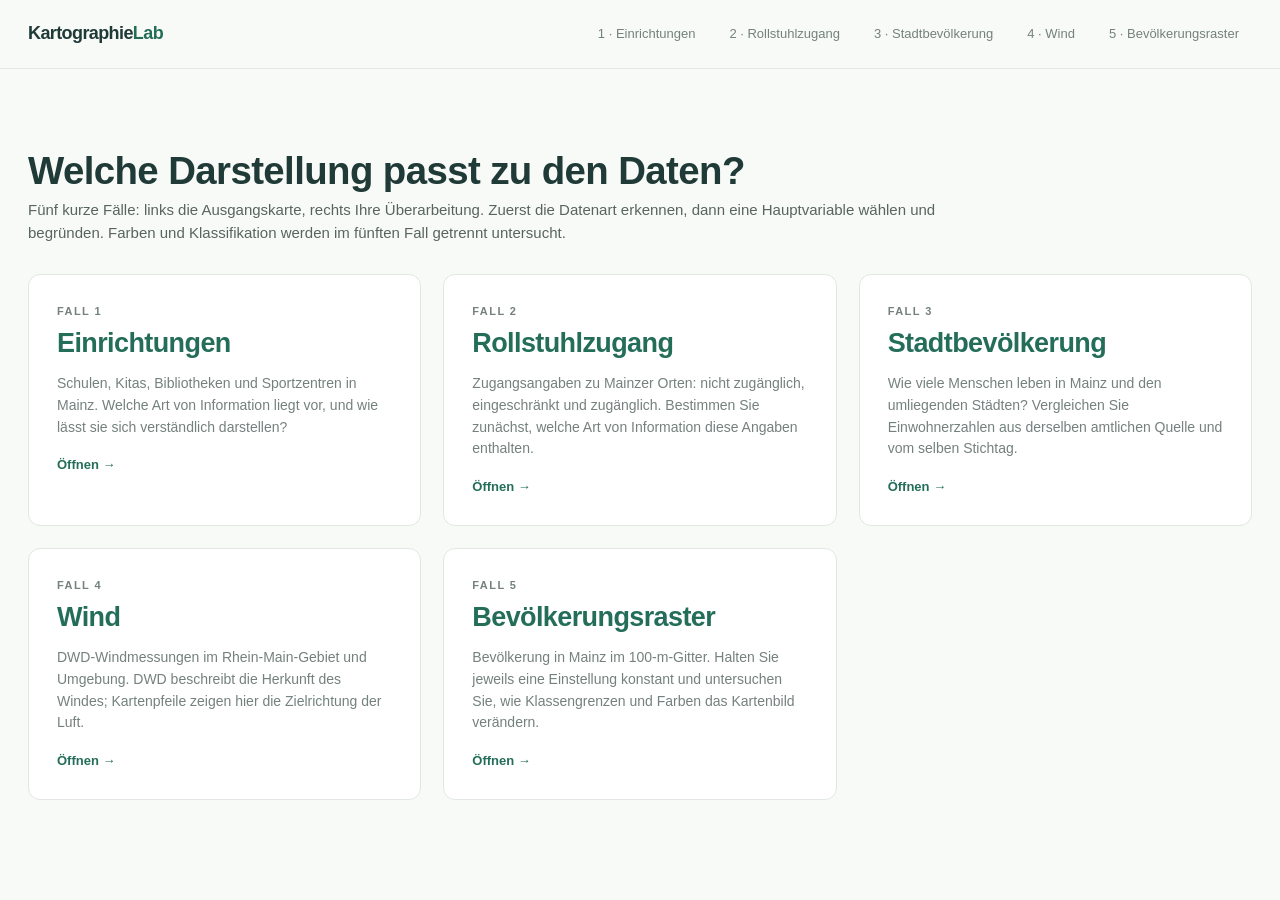
<file: docs/index.html>
<!doctype html><html lang="de"><head><meta charset="utf-8"><meta name="viewport" content="width=device-width,initial-scale=1"><title>Digitale Kartographie · Übungen</title><link rel="stylesheet" href="assets/style.css?v=14"></head><body><header class="topbar"><nav class="nav" aria-label="Hauptnavigation"><a class="brand" href="index.html">Kartographie<span>Lab</span></a><div class="navlinks"><a href="bertin.html">1 · Einrichtungen</a><a href="ordinal.html">2 · Rollstuhlzugang</a><a href="quantitativ.html">3 · Stadtbevölkerung</a><a href="richtung.html">4 · Wind</a><a href="farben.html">5 · Bevölkerungsraster</a></div></nav></header><main class="landing"><section class="hero"><h1>Welche Darstellung passt zu den Daten?</h1><p>Fünf kurze Fälle: links die Ausgangskarte, rechts Ihre Überarbeitung. Zuerst die Datenart erkennen, dann eine Hauptvariable wählen und begründen. Farben und Klassifikation werden im fünften Fall getrennt untersucht.</p></section><div class="link-cards"><a class="link-card" href="bertin.html"><div class="eyebrow">Fall 1</div><h2>Einrichtungen</h2><p>Schulen, Kitas, Bibliotheken und Sportzentren in Mainz. Welche Art von Information liegt vor, und wie lässt sie sich verständlich darstellen?</p><span>Öffnen →</span></a><a class="link-card" href="ordinal.html"><div class="eyebrow">Fall 2</div><h2>Rollstuhlzugang</h2><p>Zugangsangaben zu Mainzer Orten: nicht zugänglich, eingeschränkt und zugänglich. Bestimmen Sie zunächst, welche Art von Information diese Angaben enthalten.</p><span>Öffnen →</span></a><a class="link-card" href="quantitativ.html"><div class="eyebrow">Fall 3</div><h2>Stadtbevölkerung</h2><p>Wie viele Menschen leben in Mainz und den umliegenden Städten? Vergleichen Sie Einwohnerzahlen aus derselben amtlichen Quelle und vom selben Stichtag.</p><span>Öffnen →</span></a><a class="link-card" href="richtung.html"><div class="eyebrow">Fall 4</div><h2>Wind</h2><p>DWD-Windmessungen im Rhein-Main-Gebiet und Umgebung. DWD beschreibt die Herkunft des Windes; Kartenpfeile zeigen hier die Zielrichtung der Luft.</p><span>Öffnen →</span></a><a class="link-card" href="farben.html"><div class="eyebrow">Fall 5</div><h2>Bevölkerungsraster</h2><p>Bevölkerung in Mainz im 100-m-Gitter. Halten Sie jeweils eine Einstellung konstant und untersuchen Sie, wie Klassengrenzen und Farben das Kartenbild verändern.</p><span>Öffnen →</span></a></div></main></body></html>
</file>
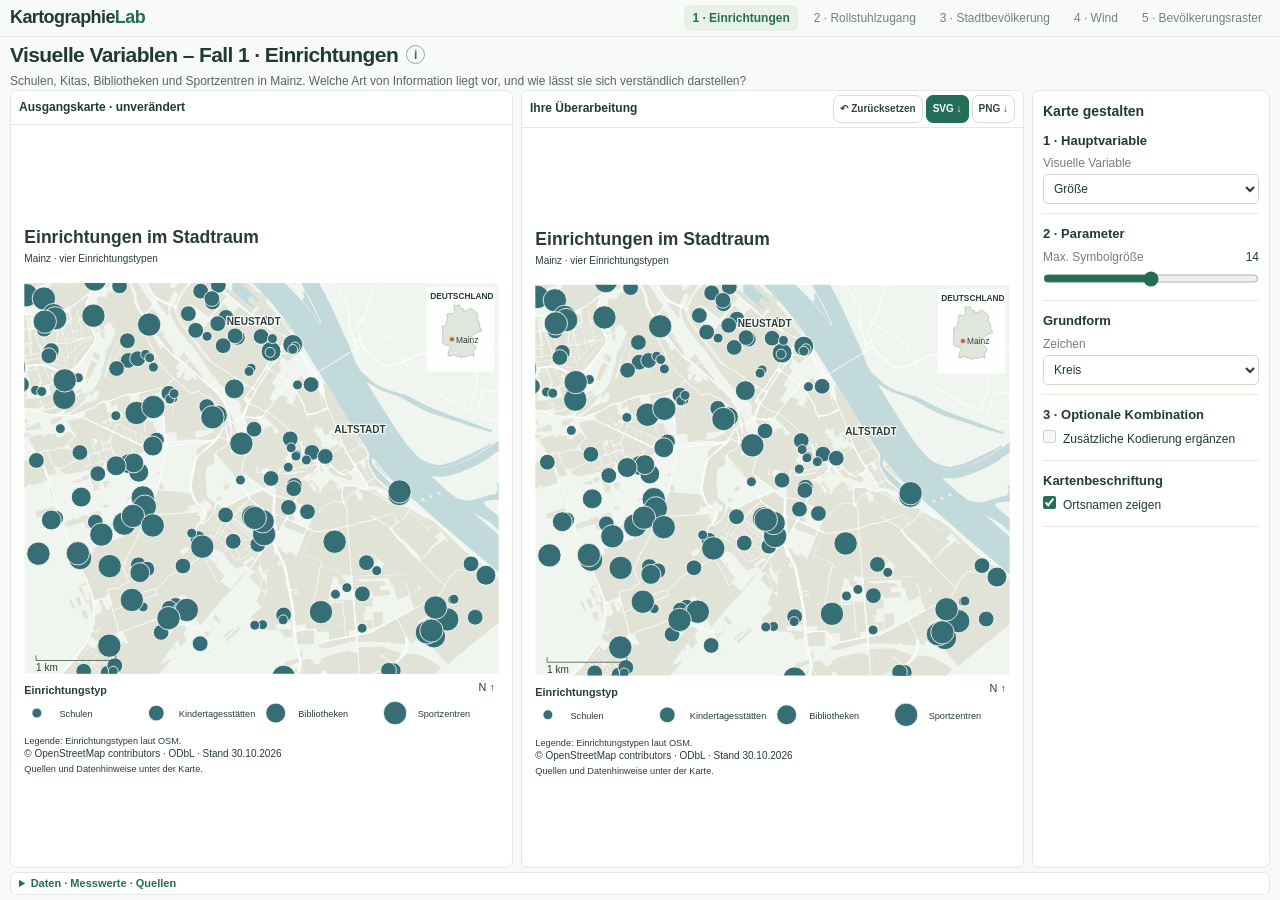
<file: docs/bertin.html>
<!doctype html><html lang="de"><head><meta charset="utf-8"><meta name="viewport" content="width=device-width,initial-scale=1"><title>Visuelle Variablen – Fall 1 · Einrichtungen</title><link rel="stylesheet" href="assets/style.css?v=14"><script src="assets/d3.min.js" defer></script><script type="module" src="assets/variables.mjs?v=14"></script></head><body data-lab="nominal" class="is-loading"><header class="topbar"><nav class="nav" aria-label="Hauptnavigation"><a class="brand" href="index.html">Kartographie<span>Lab</span></a><div class="navlinks"><a href="bertin.html" aria-current="page">1 · Einrichtungen</a><a href="ordinal.html">2 · Rollstuhlzugang</a><a href="quantitativ.html">3 · Stadtbevölkerung</a><a href="richtung.html">4 · Wind</a><a href="farben.html">5 · Bevölkerungsraster</a></div></nav></header><main><section class="hero"><h1>Visuelle Variablen – Fall 1 · Einrichtungen</h1><p>Schulen, Kitas, Bibliotheken und Sportzentren in Mainz. Welche Art von Information liegt vor, und wie lässt sie sich verständlich darstellen?</p></section><section class="tasks" aria-label="Arbeitsauftrag"><div class="task"><span class="step">1</span><div><b>Leserfrage</b><p>Wo befinden sich die verschiedenen Einrichtungstypen? Bestimmen Sie die Art der dargestellten Daten.</p></div></div><div class="task"><span class="step">2</span><div><b>Auswahl</b><p>Vergleichen Sie mindestens drei der sechs Variablen. Stellen Sie danach die Parameter Ihrer Wahl ein.</p></div></div><div class="task"><span class="step">3</span><div><b>Begründung</b><p>Welche Information ist jetzt leichter erkennbar? Welche Fehlinterpretationen sind möglich?</p></div></div></section><div id="load-message" role="status">Daten werden geladen …</div><section class="controls-panel" aria-label="Karte gestalten"><div class="controls-heading"><h2>Karte gestalten</h2></div><div class="controls "><div class="control-group"><h3>1 · Hauptvariable</h3><label for="mode">Visuelle Variable</label><select id="mode" data-key="mode"><option value="hue">Farbton</option><option value="form">Form</option><option value="size">Größe</option><option value="value">Helligkeit / Tonwert</option><option value="texture">Textur</option><option value="orientation">Orientierung</option></select></div><div class="control-group" id="common-size"><h3>2 · Parameter</h3><label for="size" class="range-label"><span>Max. Symbolgröße</span><output aria-hidden="true" id="size-value">14</output></label><input id="size" data-key="size" type="range" min="6" max="22" step="1" value="14"></div><div class="control-group" data-modes="hue"><h3>Farbton</h3><label for="palette">Farbserie</label><select id="palette" data-key="palette"><option value="editorial">Gedeckte Farbtöne</option><option value="bright">Bunte Farbtöne</option></select></div><div class="control-group" data-modes="form"><h3>Zeichensatz</h3><label for="formSet">Zeichensatz</label><select id="formSet" data-key="formSet"><option value="geometric">Geometrische Zeichen</option><option value="distinct">Alternative Zeichen</option></select></div><div class="control-group" data-modes="size value texture"><h3>Grundform</h3><label for="shape">Zeichen</label><select id="shape" data-key="shape"><option value="circle">Kreis</option><option value="square">Quadrat</option></select></div><div class="control-group" data-modes="value"><h3>Tonwerte</h3><label for="valueFamily">Grundfarbton</label><select id="valueFamily" data-key="valueFamily"><option value="gray">Grau</option><option value="blue">Blau</option><option value="green">Grün</option><option value="orange">Orange</option><option value="purple">Violett</option></select><label class="check"><input type="checkbox" id="reverseValue" data-key="reverseValue">Tonwertfolge umkehren</label><label for="lightLow" class="range-label"><span>Dunkler Tonwert L*</span><output aria-hidden="true" id="lightLow-value">25</output></label><input id="lightLow" data-key="lightLow" type="range" min="10" max="50" step="1" value="25"><label for="lightHigh" class="range-label"><span>Heller Tonwert L*</span><output aria-hidden="true" id="lightHigh-value">83</output></label><input id="lightHigh" data-key="lightHigh" type="range" min="55" max="95" step="1" value="83"></div><div class="control-group" data-modes="texture"><h3>Textur</h3><label for="texture" class="range-label"><span>Musterabstand</span><output aria-hidden="true" id="texture-value">6</output></label><input id="texture" data-key="texture" type="range" min="4" max="12" step="1" value="6"></div><div class="control-group" data-modes="orientation"><h3>Drehung</h3><label for="angle" class="range-label"><span>Grundwinkel</span><output aria-hidden="true" id="angle-value">0</output></label><input id="angle" data-key="angle" type="range" min="0" max="180" step="15" value="0"></div><div class="control-group"><h3>3 · Optionale Kombination</h3><label class="check"><input type="checkbox" id="combine" data-key="combine">Zusätzliche Kodierung ergänzen</label><div id="combo-details" class="combo-details" hidden><h4 id="combo-title"></h4><div id="combo-form" hidden><label for="secondary-formSet">Zeichensatz</label><select id="secondary-formSet" data-key="formSet"><option value="geometric">Geometrische Zeichen</option><option value="distinct">Alternative Zeichen</option></select></div><div id="combo-hue" hidden><label for="secondary-palette">Farbserie</label><select id="secondary-palette" data-key="palette"><option value="editorial">Gedeckte Farbtöne</option><option value="bright">Bunte Farbtöne</option></select></div><div id="combo-value" hidden><label for="secondary-valueFamily">Grundfarbton</label><select id="secondary-valueFamily" data-key="valueFamily"><option value="gray">Grau</option><option value="blue">Blau</option><option value="green">Grün</option><option value="orange">Orange</option><option value="purple">Violett</option></select><label class="check"><input type="checkbox" id="secondary-reverseValue" data-key="reverseValue">Tonwertfolge umkehren</label><label for="secondary-lightLow" class="range-label"><span>Dunkler Tonwert L*</span><output aria-hidden="true" id="secondary-lightLow-value">25</output></label><input id="secondary-lightLow" data-key="lightLow" type="range" min="10" max="50" step="1" value="25"><label for="secondary-lightHigh" class="range-label"><span>Heller Tonwert L*</span><output aria-hidden="true" id="secondary-lightHigh-value">83</output></label><input id="secondary-lightHigh" data-key="lightHigh" type="range" min="55" max="95" step="1" value="83"></div><div id="combo-size" hidden><label for="secondary-size" class="range-label"><span>Max. Symbolgröße</span><output aria-hidden="true" id="secondary-size-value">14</output></label><input id="secondary-size" data-key="size" type="range" min="6" max="22" step="1" value="14"></div></div></div><div class="control-group"><h3>Kartenbeschriftung</h3><label class="check"><input type="checkbox" id="names" data-key="names">Ortsnamen zeigen</label></div></div></section><div class="workspace"><section class="map-card original"><div class="map-toolbar"><div class="map-label"><strong>Ausgangskarte · unverändert</strong></div></div><svg id="map-left" class="map-svg" xmlns="http://www.w3.org/2000/svg" viewBox="0 0 600 680" role="img" aria-label="Ausgangskarte · unverändert"></svg></section><section class="map-card edited"><div class="map-toolbar"><div class="map-label"><strong>Ihre Überarbeitung</strong></div><div class="actions"><button class="btn" id="reset" type="button">↶ Zurücksetzen</button><button class="btn primary" id="export-svg" type="button">SVG ↓</button><button class="btn" id="export-png" type="button">PNG ↓</button></div></div><svg id="map-right" class="map-svg" xmlns="http://www.w3.org/2000/svg" viewBox="0 0 600 680" role="img" aria-label="Ihre Überarbeitung"></svg></section></div><div class="note"><span><b>Daten richtig lesen.</b> OSM-Einrichtungstypen. Kapazitäts- und Qualitätsangaben liegen nicht vor.</span></div><section class="discussion"><div><h2>Zeigen und begründen.</h2><p>Melden Sie sich per Handzeichen. Zeigen Sie dem Dozenten beide Karten und begründen Sie Ihre Wahl. Keine Datei-Abgabe erforderlich.</p></div><a href="ordinal.html">Weiter: Rollstuhlzugang →</a></section></main><footer><p>Hochschule Mainz · Digitale Kartographie · Prof. Dr.-Ing. Yu Feng</p><p>© OpenStreetMap contributors · ODbL. Übersichtskarten: Natural Earth, Public Domain.</p><p><a href="https://www.openstreetmap.org/copyright">Datenquelle</a> · <a href="https://github.com/yfeng-hsm/Karto_HS_Mainz/tree/main/docs/data">Daten und Quellenhinweise</a></p></footer></body></html>
</file>
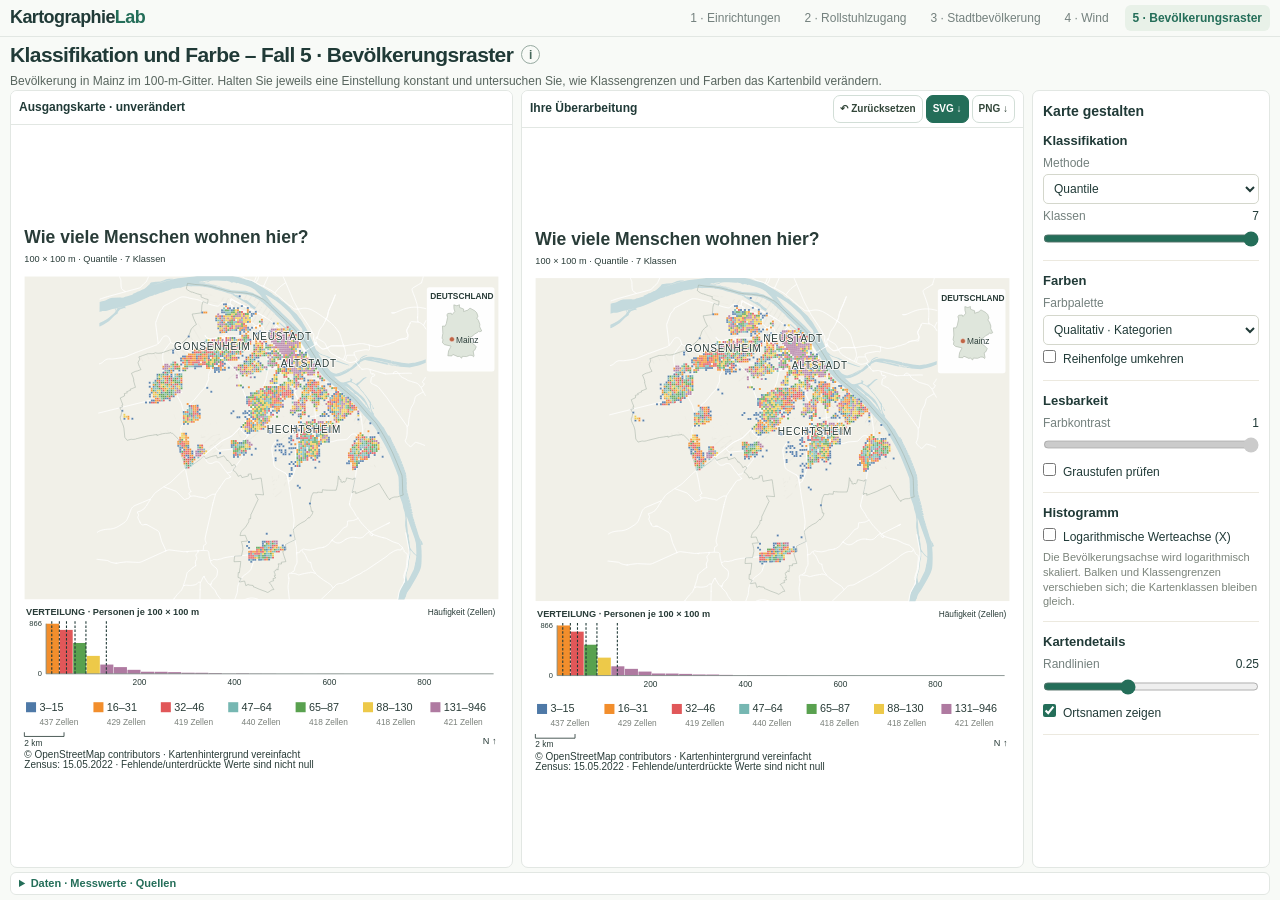
<file: docs/farben.html>
<!doctype html><html lang="de"><head><meta charset="utf-8"><meta name="viewport" content="width=device-width,initial-scale=1"><title>Klassifikation und Farbe – Fall 5 · Bevölkerungsraster</title><link rel="stylesheet" href="assets/style.css?v=14"><script src="assets/d3.min.js" defer></script><script type="module" src="assets/app.mjs?v=14"></script></head><body data-lab="color" class="is-loading"><header class="topbar"><nav class="nav" aria-label="Hauptnavigation"><a class="brand" href="index.html">Kartographie<span>Lab</span></a><div class="navlinks"><a href="bertin.html">1 · Einrichtungen</a><a href="ordinal.html">2 · Rollstuhlzugang</a><a href="quantitativ.html">3 · Stadtbevölkerung</a><a href="richtung.html">4 · Wind</a><a href="farben.html" aria-current="page">5 · Bevölkerungsraster</a></div></nav></header><main><section class="hero"><h1>Klassifikation und Farbe – Fall 5 · Bevölkerungsraster</h1><p>Bevölkerung in Mainz im 100-m-Gitter. Halten Sie jeweils eine Einstellung konstant und untersuchen Sie, wie Klassengrenzen und Farben das Kartenbild verändern.</p></section><section class="tasks" aria-label="Arbeitsauftrag"><div class="task"><span class="step">1</span><div><b>Klassifikation</b><p>Gleiche Palette, gleiche Klassenanzahl: Vergleichen Sie Equal Interval, Quantile und Jenks.</p></div></div><div class="task"><span class="step">2</span><div><b>Farben</b><p>Klassifikation festhalten: Vergleichen Sie qualitative, sequenzielle und divergierende Farbpaletten.</p></div></div><div class="task"><span class="step">3</span><div><b>Begründung</b><p>Wählen Sie eine Fassung und begründen Sie Klassifikation und Farbwahl. Prüfen Sie auch Graustufen. Vergleichen Sie logarithmische Klassen mit einer logarithmischen Histogrammachse: Was verändert sich jeweils?</p></div></div></section><div id="load-message" role="status">Daten werden geladen …</div><section class="controls-panel" aria-label="Karte gestalten"><div class="controls-heading"><h2>Karte gestalten</h2></div><div class="controls color-controls"><div class="control-group"><h3>Klassifikation</h3><label for="method">Methode</label><select id="method" data-key="method"><option value="quantile">Quantile</option><option value="equal">Equal Interval</option><option value="jenks">Jenks (Fisher-Jenks)</option><option value="log">Logarithmische Intervalle</option></select><label for="classes" class="range-label"><span>Klassen</span><output aria-hidden="true" id="classes-value">7</output></label><input id="classes" data-key="classes" type="range" min="3" max="7" step="1" value="7"></div><div class="control-group"><h3>Farben</h3><label for="palette">Farbpalette</label><select id="palette" data-key="palette"><option value="category">Qualitativ · Kategorien</option><option value="warm">Sequenziell · Orange–Rot</option><option value="blue">Sequenziell · Blau</option><option value="green">Sequenziell · Grün</option><option value="purple">Sequenziell · Violett</option><option value="viridis">Sequenziell · Viridis</option><option value="diverging">Divergierend · Rot–Blau</option></select><label class="check"><input type="checkbox" id="reverse" data-key="reverse">Reihenfolge umkehren</label></div><div class="control-group"><h3>Lesbarkeit</h3><label for="contrast" class="range-label"><span>Farbkontrast</span><output aria-hidden="true" id="contrast-value">1</output></label><input id="contrast" data-key="contrast" type="range" min="0.15" max="1" step="0.05" value="1"><label class="check"><input type="checkbox" id="gray" data-key="gray">Graustufen prüfen</label></div><div class="control-group"><h3>Histogramm</h3><label class="check"><input type="checkbox" id="logAxis" data-key="logAxis">Logarithmische Werteachse (X)</label><p class="micro">Die Bevölkerungsachse wird logarithmisch skaliert. Balken und Klassengrenzen verschieben sich; die Kartenklassen bleiben gleich.</p></div><div class="control-group"><h3>Kartendetails</h3><label for="border" class="range-label"><span>Randlinien</span><output aria-hidden="true" id="border-value">0.25</output></label><input id="border" data-key="border" type="range" min="0" max="0.65" step="0.05" value="0.25"><label class="check"><input type="checkbox" id="names" data-key="names">Ortsnamen zeigen</label></div></div></section><div class="workspace"><section class="map-card original"><div class="map-toolbar"><div class="map-label"><strong>Ausgangskarte · unverändert</strong></div></div><svg id="map-left" class="map-svg" xmlns="http://www.w3.org/2000/svg" viewBox="0 0 600 680" role="img" aria-label="Ausgangskarte · unverändert"></svg></section><section class="map-card edited"><div class="map-toolbar"><div class="map-label"><strong>Ihre Überarbeitung</strong></div><div class="actions"><button class="btn" id="reset" type="button">↶ Zurücksetzen</button><button class="btn primary" id="export-svg" type="button">SVG ↓</button><button class="btn" id="export-png" type="button">PNG ↓</button></div></div><svg id="map-right" class="map-svg" xmlns="http://www.w3.org/2000/svg" viewBox="0 0 600 680" role="img" aria-label="Ihre Überarbeitung"></svg></section></div><div class="note"><span><b>Daten richtig lesen.</b> Zensus 2022: Personen je vollständiger 100 × 100-m-Zelle; Stichtag 15.05.2022. Fehlende Zellen sind keine gesicherten Nullwerte. Bei gebundenen Werten können Quantile weniger Klassen ergeben.</span></div><section class="discussion"><div><h2>Zeigen und begründen.</h2><p>Melden Sie sich per Handzeichen. Zeigen Sie dem Dozenten beide Karten und begründen Sie Ihre Wahl. Keine Datei-Abgabe erforderlich.</p></div><a href="bertin.html">Weiter: Einrichtungen →</a></section></main><footer><p>Hochschule Mainz · Digitale Kartographie · Prof. Dr.-Ing. Yu Feng</p><p>© Statistische Ämter des Bundes und der Länder, 2024 · DL-DE/BY-2.0; © OSM contributors. Übersichtskarten: Natural Earth, Public Domain.</p><p><a href="https://www.openstreetmap.org/copyright">Datenquelle</a> · <a href="https://github.com/yfeng-hsm/Karto_HS_Mainz/tree/main/docs/data">Daten und Quellenhinweise</a></p></footer></body></html>
</file>
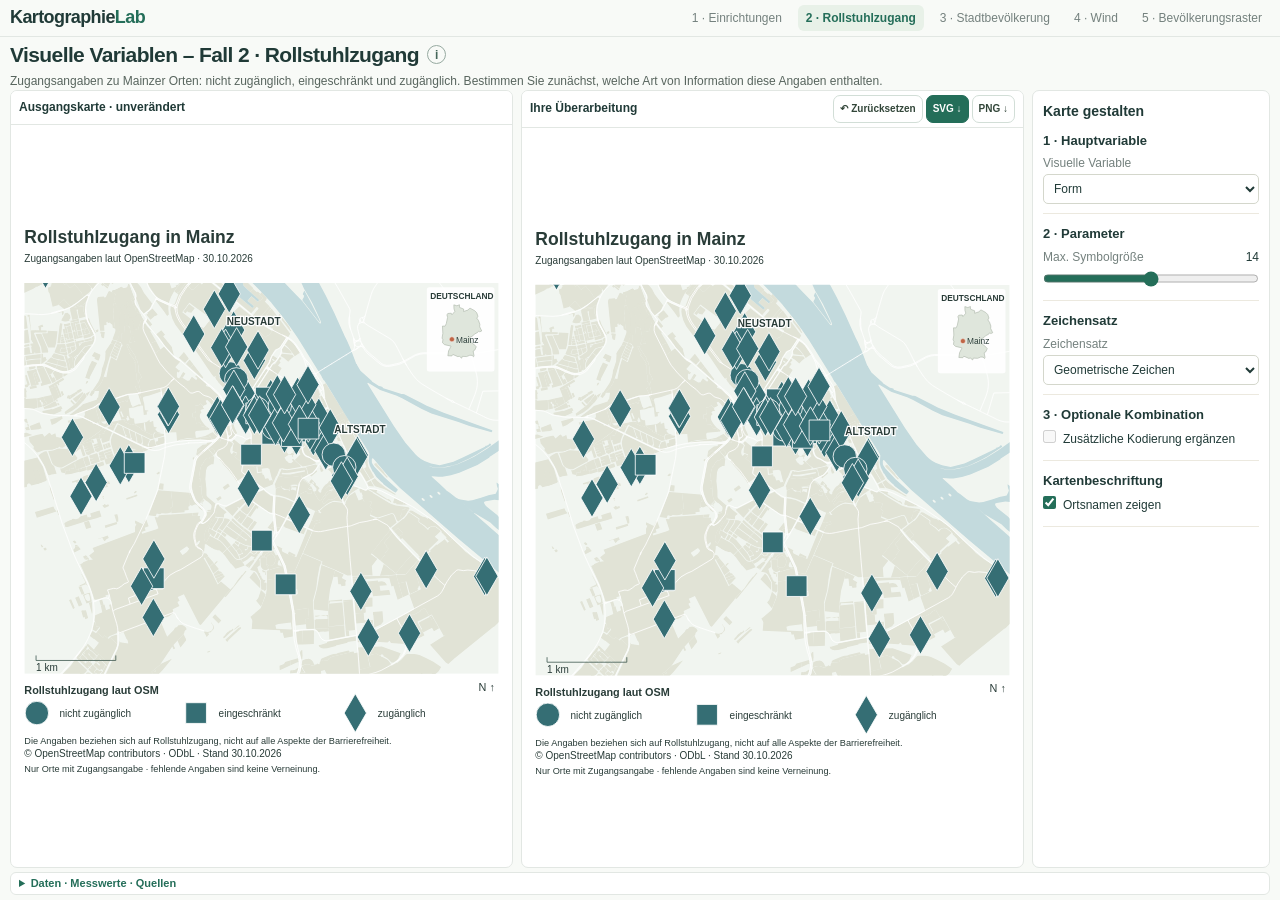
<file: docs/ordinal.html>
<!doctype html><html lang="de"><head><meta charset="utf-8"><meta name="viewport" content="width=device-width,initial-scale=1"><title>Visuelle Variablen – Fall 2 · Rollstuhlzugang</title><link rel="stylesheet" href="assets/style.css?v=14"><script src="assets/d3.min.js" defer></script><script type="module" src="assets/variables.mjs?v=14"></script></head><body data-lab="ordinal" class="is-loading"><header class="topbar"><nav class="nav" aria-label="Hauptnavigation"><a class="brand" href="index.html">Kartographie<span>Lab</span></a><div class="navlinks"><a href="bertin.html">1 · Einrichtungen</a><a href="ordinal.html" aria-current="page">2 · Rollstuhlzugang</a><a href="quantitativ.html">3 · Stadtbevölkerung</a><a href="richtung.html">4 · Wind</a><a href="farben.html">5 · Bevölkerungsraster</a></div></nav></header><main><section class="hero"><h1>Visuelle Variablen – Fall 2 · Rollstuhlzugang</h1><p>Zugangsangaben zu Mainzer Orten: nicht zugänglich, eingeschränkt und zugänglich. Bestimmen Sie zunächst, welche Art von Information diese Angaben enthalten.</p></section><section class="tasks" aria-label="Arbeitsauftrag"><div class="task"><span class="step">1</span><div><b>Leserfrage</b><p>Wie unterscheiden sich die Zugangsangaben? Was lässt sich darüber sagen, was nicht?</p></div></div><div class="task"><span class="step">2</span><div><b>Auswahl</b><p>Vergleichen Sie mindestens drei visuelle Variablen. Wählen Sie passende Zeichen und Parameter.</p></div></div><div class="task"><span class="step">3</span><div><b>Begründung</b><p>Begründen Sie Ihre Wahl. Fehlende OSM-Angaben dürfen nicht als fehlender Zugang interpretiert werden.</p></div></div></section><div id="load-message" role="status">Daten werden geladen …</div><section class="controls-panel" aria-label="Karte gestalten"><div class="controls-heading"><h2>Karte gestalten</h2></div><div class="controls "><div class="control-group"><h3>1 · Hauptvariable</h3><label for="mode">Visuelle Variable</label><select id="mode" data-key="mode"><option value="hue">Farbton</option><option value="form">Form</option><option value="size">Größe</option><option value="value">Helligkeit / Tonwert</option><option value="texture">Textur</option><option value="orientation">Orientierung</option></select></div><div class="control-group" id="common-size"><h3>2 · Parameter</h3><label for="size" class="range-label"><span>Max. Symbolgröße</span><output aria-hidden="true" id="size-value">14</output></label><input id="size" data-key="size" type="range" min="6" max="22" step="1" value="14"></div><div class="control-group" data-modes="hue"><h3>Farbton</h3><label for="palette">Farbserie</label><select id="palette" data-key="palette"><option value="editorial">Gedeckte Farbtöne</option><option value="bright">Bunte Farbtöne</option></select></div><div class="control-group" data-modes="form"><h3>Zeichensatz</h3><label for="formSet">Zeichensatz</label><select id="formSet" data-key="formSet"><option value="geometric">Geometrische Zeichen</option><option value="distinct">Alternative Zeichen</option></select></div><div class="control-group" data-modes="size value texture"><h3>Grundform</h3><label for="shape">Zeichen</label><select id="shape" data-key="shape"><option value="circle">Kreis</option><option value="square">Quadrat</option></select></div><div class="control-group" data-modes="value"><h3>Tonwerte</h3><label for="valueFamily">Grundfarbton</label><select id="valueFamily" data-key="valueFamily"><option value="gray">Grau</option><option value="blue">Blau</option><option value="green">Grün</option><option value="orange">Orange</option><option value="purple">Violett</option></select><label class="check"><input type="checkbox" id="reverseValue" data-key="reverseValue">Tonwertfolge umkehren</label><label for="lightLow" class="range-label"><span>Dunkler Tonwert L*</span><output aria-hidden="true" id="lightLow-value">25</output></label><input id="lightLow" data-key="lightLow" type="range" min="10" max="50" step="1" value="25"><label for="lightHigh" class="range-label"><span>Heller Tonwert L*</span><output aria-hidden="true" id="lightHigh-value">83</output></label><input id="lightHigh" data-key="lightHigh" type="range" min="55" max="95" step="1" value="83"></div><div class="control-group" data-modes="texture"><h3>Textur</h3><label for="texture" class="range-label"><span>Musterabstand</span><output aria-hidden="true" id="texture-value">6</output></label><input id="texture" data-key="texture" type="range" min="4" max="12" step="1" value="6"></div><div class="control-group" data-modes="orientation"><h3>Drehung</h3><label for="angle" class="range-label"><span>Grundwinkel</span><output aria-hidden="true" id="angle-value">0</output></label><input id="angle" data-key="angle" type="range" min="0" max="180" step="15" value="0"></div><div class="control-group"><h3>3 · Optionale Kombination</h3><label class="check"><input type="checkbox" id="combine" data-key="combine">Zusätzliche Kodierung ergänzen</label><div id="combo-details" class="combo-details" hidden><h4 id="combo-title"></h4><div id="combo-form" hidden><label for="secondary-formSet">Zeichensatz</label><select id="secondary-formSet" data-key="formSet"><option value="geometric">Geometrische Zeichen</option><option value="distinct">Alternative Zeichen</option></select></div><div id="combo-hue" hidden><label for="secondary-palette">Farbserie</label><select id="secondary-palette" data-key="palette"><option value="editorial">Gedeckte Farbtöne</option><option value="bright">Bunte Farbtöne</option></select></div><div id="combo-value" hidden><label for="secondary-valueFamily">Grundfarbton</label><select id="secondary-valueFamily" data-key="valueFamily"><option value="gray">Grau</option><option value="blue">Blau</option><option value="green">Grün</option><option value="orange">Orange</option><option value="purple">Violett</option></select><label class="check"><input type="checkbox" id="secondary-reverseValue" data-key="reverseValue">Tonwertfolge umkehren</label><label for="secondary-lightLow" class="range-label"><span>Dunkler Tonwert L*</span><output aria-hidden="true" id="secondary-lightLow-value">25</output></label><input id="secondary-lightLow" data-key="lightLow" type="range" min="10" max="50" step="1" value="25"><label for="secondary-lightHigh" class="range-label"><span>Heller Tonwert L*</span><output aria-hidden="true" id="secondary-lightHigh-value">83</output></label><input id="secondary-lightHigh" data-key="lightHigh" type="range" min="55" max="95" step="1" value="83"></div><div id="combo-size" hidden><label for="secondary-size" class="range-label"><span>Max. Symbolgröße</span><output aria-hidden="true" id="secondary-size-value">14</output></label><input id="secondary-size" data-key="size" type="range" min="6" max="22" step="1" value="14"></div></div></div><div class="control-group"><h3>Kartenbeschriftung</h3><label class="check"><input type="checkbox" id="names" data-key="names">Ortsnamen zeigen</label></div></div></section><div class="workspace"><section class="map-card original"><div class="map-toolbar"><div class="map-label"><strong>Ausgangskarte · unverändert</strong></div></div><svg id="map-left" class="map-svg" xmlns="http://www.w3.org/2000/svg" viewBox="0 0 600 680" role="img" aria-label="Ausgangskarte · unverändert"></svg></section><section class="map-card edited"><div class="map-toolbar"><div class="map-label"><strong>Ihre Überarbeitung</strong></div><div class="actions"><button class="btn" id="reset" type="button">↶ Zurücksetzen</button><button class="btn primary" id="export-svg" type="button">SVG ↓</button><button class="btn" id="export-png" type="button">PNG ↓</button></div></div><svg id="map-right" class="map-svg" xmlns="http://www.w3.org/2000/svg" viewBox="0 0 600 680" role="img" aria-label="Ihre Überarbeitung"></svg></section></div><div class="note"><span><b>Daten richtig lesen.</b> Zugangsangaben aus OpenStreetMap, abgerufen am 30.10.2026. Nur benannte, öffentlich genutzte Orte mit explizitem wheelchair=yes, limited oder no innerhalb der Mainzer Stadtgrenze. Keine Angabe bedeutet unbekannt. Die Angaben ersetzen keine Überprüfung vor Ort und beschreiben nicht alle Aspekte von Barrierefreiheit.</span></div><details class="data-table"></details><section class="discussion"><div><h2>Zeigen und begründen.</h2><p>Melden Sie sich per Handzeichen. Zeigen Sie dem Dozenten beide Karten und begründen Sie Ihre Wahl. Keine Datei-Abgabe erforderlich.</p></div><a href="quantitativ.html">Weiter: Stadtbevölkerung →</a></section></main><footer><p>Hochschule Mainz · Digitale Kartographie · Prof. Dr.-Ing. Yu Feng</p><p>© OpenStreetMap contributors · ODbL. Übersichtskarten: Natural Earth, Public Domain.</p><p><a href="https://www.openstreetmap.org/copyright">Datenquelle</a> · <a href="https://github.com/yfeng-hsm/Karto_HS_Mainz/tree/main/docs/data">Daten und Quellenhinweise</a></p></footer></body></html>
</file>
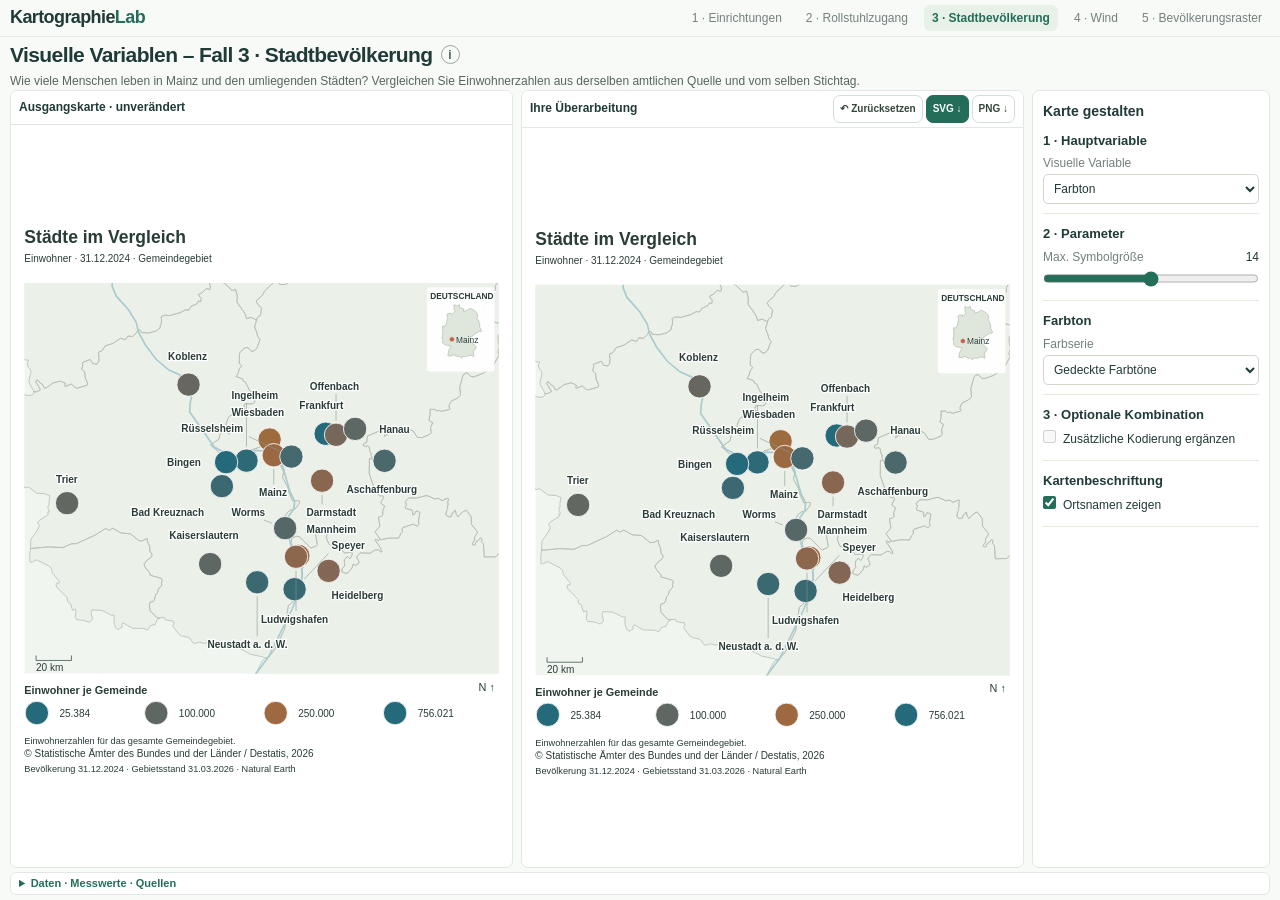
<file: docs/quantitativ.html>
<!doctype html><html lang="de"><head><meta charset="utf-8"><meta name="viewport" content="width=device-width,initial-scale=1"><title>Visuelle Variablen – Fall 3 · Stadtbevölkerung</title><link rel="stylesheet" href="assets/style.css?v=14"><script src="assets/d3.min.js" defer></script><script type="module" src="assets/variables.mjs?v=14"></script></head><body data-lab="quantitative" class="is-loading"><header class="topbar"><nav class="nav" aria-label="Hauptnavigation"><a class="brand" href="index.html">Kartographie<span>Lab</span></a><div class="navlinks"><a href="bertin.html">1 · Einrichtungen</a><a href="ordinal.html">2 · Rollstuhlzugang</a><a href="quantitativ.html" aria-current="page">3 · Stadtbevölkerung</a><a href="richtung.html">4 · Wind</a><a href="farben.html">5 · Bevölkerungsraster</a></div></nav></header><main><section class="hero"><h1>Visuelle Variablen – Fall 3 · Stadtbevölkerung</h1><p>Wie viele Menschen leben in Mainz und den umliegenden Städten? Vergleichen Sie Einwohnerzahlen aus derselben amtlichen Quelle und vom selben Stichtag.</p></section><section class="tasks" aria-label="Arbeitsauftrag"><div class="task"><span class="step">1</span><div><b>Leserfrage</b><p>Welche Städte haben viele oder wenige Einwohner? Bestimmen Sie die Art dieser Information.</p></div></div><div class="task"><span class="step">2</span><div><b>Auswahl</b><p>Vergleichen Sie Hauptvariablen. Stellen Sie eine gut lesbare Fassung für den Städtevergleich her.</p></div></div><div class="task"><span class="step">3</span><div><b>Begründung</b><p>Welche Unterschiede lassen sich ablesen? Sind die Relationen zwischen den Zahlen nachvollziehbar?</p></div></div></section><div id="load-message" role="status">Daten werden geladen …</div><section class="controls-panel" aria-label="Karte gestalten"><div class="controls-heading"><h2>Karte gestalten</h2></div><div class="controls "><div class="control-group"><h3>1 · Hauptvariable</h3><label for="mode">Visuelle Variable</label><select id="mode" data-key="mode"><option value="hue">Farbton</option><option value="form">Form</option><option value="size">Größe</option><option value="value">Helligkeit / Tonwert</option><option value="texture">Textur</option><option value="orientation">Orientierung</option></select></div><div class="control-group" id="common-size"><h3>2 · Parameter</h3><label for="size" class="range-label"><span>Max. Symbolgröße</span><output aria-hidden="true" id="size-value">14</output></label><input id="size" data-key="size" type="range" min="6" max="22" step="1" value="14"></div><div class="control-group" data-modes="hue"><h3>Farbton</h3><label for="palette">Farbserie</label><select id="palette" data-key="palette"><option value="editorial">Gedeckte Farbtöne</option><option value="bright">Bunte Farbtöne</option></select></div><div class="control-group" data-modes="form"><h3>Zeichensatz</h3><label for="formSet">Zeichensatz</label><select id="formSet" data-key="formSet"><option value="geometric">Geometrische Zeichen</option><option value="distinct">Alternative Zeichen</option></select></div><div class="control-group" data-modes="size value texture"><h3>Grundform</h3><label for="shape">Zeichen</label><select id="shape" data-key="shape"><option value="circle">Kreis</option><option value="square">Quadrat</option></select></div><div class="control-group" data-modes="value"><h3>Tonwerte</h3><label for="valueFamily">Grundfarbton</label><select id="valueFamily" data-key="valueFamily"><option value="gray">Grau</option><option value="blue">Blau</option><option value="green">Grün</option><option value="orange">Orange</option><option value="purple">Violett</option></select><label class="check"><input type="checkbox" id="reverseValue" data-key="reverseValue">Tonwertfolge umkehren</label><label for="lightLow" class="range-label"><span>Dunkler Tonwert L*</span><output aria-hidden="true" id="lightLow-value">25</output></label><input id="lightLow" data-key="lightLow" type="range" min="10" max="50" step="1" value="25"><label for="lightHigh" class="range-label"><span>Heller Tonwert L*</span><output aria-hidden="true" id="lightHigh-value">83</output></label><input id="lightHigh" data-key="lightHigh" type="range" min="55" max="95" step="1" value="83"></div><div class="control-group" data-modes="texture"><h3>Textur</h3><label for="texture" class="range-label"><span>Musterabstand</span><output aria-hidden="true" id="texture-value">6</output></label><input id="texture" data-key="texture" type="range" min="4" max="12" step="1" value="6"></div><div class="control-group" data-modes="orientation"><h3>Drehung</h3><label for="angle" class="range-label"><span>Grundwinkel</span><output aria-hidden="true" id="angle-value">0</output></label><input id="angle" data-key="angle" type="range" min="0" max="180" step="15" value="0"></div><div class="control-group"><h3>3 · Optionale Kombination</h3><label class="check"><input type="checkbox" id="combine" data-key="combine">Zusätzliche Kodierung ergänzen</label><div id="combo-details" class="combo-details" hidden><h4 id="combo-title"></h4><div id="combo-form" hidden><label for="secondary-formSet">Zeichensatz</label><select id="secondary-formSet" data-key="formSet"><option value="geometric">Geometrische Zeichen</option><option value="distinct">Alternative Zeichen</option></select></div><div id="combo-hue" hidden><label for="secondary-palette">Farbserie</label><select id="secondary-palette" data-key="palette"><option value="editorial">Gedeckte Farbtöne</option><option value="bright">Bunte Farbtöne</option></select></div><div id="combo-value" hidden><label for="secondary-valueFamily">Grundfarbton</label><select id="secondary-valueFamily" data-key="valueFamily"><option value="gray">Grau</option><option value="blue">Blau</option><option value="green">Grün</option><option value="orange">Orange</option><option value="purple">Violett</option></select><label class="check"><input type="checkbox" id="secondary-reverseValue" data-key="reverseValue">Tonwertfolge umkehren</label><label for="secondary-lightLow" class="range-label"><span>Dunkler Tonwert L*</span><output aria-hidden="true" id="secondary-lightLow-value">25</output></label><input id="secondary-lightLow" data-key="lightLow" type="range" min="10" max="50" step="1" value="25"><label for="secondary-lightHigh" class="range-label"><span>Heller Tonwert L*</span><output aria-hidden="true" id="secondary-lightHigh-value">83</output></label><input id="secondary-lightHigh" data-key="lightHigh" type="range" min="55" max="95" step="1" value="83"></div><div id="combo-size" hidden><label for="secondary-size" class="range-label"><span>Max. Symbolgröße</span><output aria-hidden="true" id="secondary-size-value">14</output></label><input id="secondary-size" data-key="size" type="range" min="6" max="22" step="1" value="14"></div></div></div><div class="control-group"><h3>Kartenbeschriftung</h3><label class="check"><input type="checkbox" id="names" data-key="names">Ortsnamen zeigen</label></div></div></section><div class="workspace"><section class="map-card original"><div class="map-toolbar"><div class="map-label"><strong>Ausgangskarte · unverändert</strong></div></div><svg id="map-left" class="map-svg" xmlns="http://www.w3.org/2000/svg" viewBox="0 0 600 680" role="img" aria-label="Ausgangskarte · unverändert"></svg></section><section class="map-card edited"><div class="map-toolbar"><div class="map-label"><strong>Ihre Überarbeitung</strong></div><div class="actions"><button class="btn" id="reset" type="button">↶ Zurücksetzen</button><button class="btn primary" id="export-svg" type="button">SVG ↓</button><button class="btn" id="export-png" type="button">PNG ↓</button></div></div><svg id="map-right" class="map-svg" xmlns="http://www.w3.org/2000/svg" viewBox="0 0 600 680" role="img" aria-label="Ihre Überarbeitung"></svg></section></div><div class="note"><span><b>Daten richtig lesen.</b> 20 Städte: Bevölkerung am 31.12.2024 auf Grundlage des Zensus 2022; Gebietsstand 31.03.2026. Quelle: Statistische Ämter des Bundes und der Länder / Destatis, Gemeindeverzeichnis. Gemeindemittelpunkte dienen als Symbolpositionen. Es werden Gemeindegebiete verglichen, keine Ballungsräume.</span></div><details class="data-table"></details><section class="discussion"><div><h2>Zeigen und begründen.</h2><p>Melden Sie sich per Handzeichen. Zeigen Sie dem Dozenten beide Karten und begründen Sie Ihre Wahl. Keine Datei-Abgabe erforderlich.</p></div><a href="richtung.html">Weiter: Wind →</a></section></main><footer><p>Hochschule Mainz · Digitale Kartographie · Prof. Dr.-Ing. Yu Feng</p><p>© Statistische Ämter des Bundes und der Länder / Destatis, 2026. Übersichtskarten: Natural Earth, Public Domain.</p><p><a href="https://www.destatis.de/DE/Themen/Laender-Regionen/Regionales/Gemeindeverzeichnis/_inhalt.html">Datenquelle</a> · <a href="https://github.com/yfeng-hsm/Karto_HS_Mainz/tree/main/docs/data">Daten und Quellenhinweise</a></p></footer></body></html>
</file>
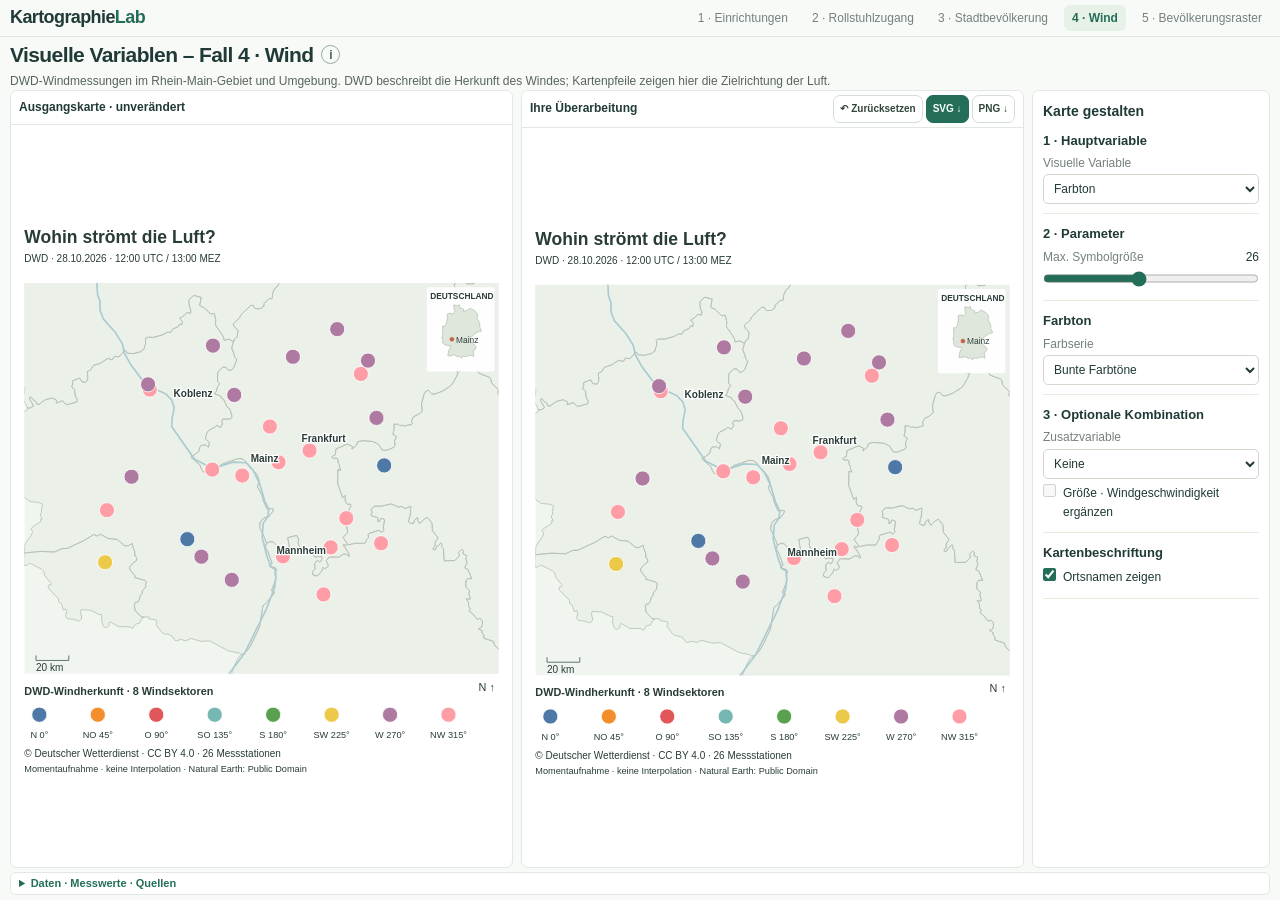
<file: docs/richtung.html>
<!doctype html><html lang="de"><head><meta charset="utf-8"><meta name="viewport" content="width=device-width,initial-scale=1"><title>Visuelle Variablen – Fall 4 · Wind</title><link rel="stylesheet" href="assets/style.css?v=14"><script src="assets/d3.min.js" defer></script><script type="module" src="assets/variables.mjs?v=14"></script></head><body data-lab="direction" class="is-loading"><header class="topbar"><nav class="nav" aria-label="Hauptnavigation"><a class="brand" href="index.html">Kartographie<span>Lab</span></a><div class="navlinks"><a href="bertin.html">1 · Einrichtungen</a><a href="ordinal.html">2 · Rollstuhlzugang</a><a href="quantitativ.html">3 · Stadtbevölkerung</a><a href="richtung.html" aria-current="page">4 · Wind</a><a href="farben.html">5 · Bevölkerungsraster</a></div></nav></header><main><section class="hero"><h1>Visuelle Variablen – Fall 4 · Wind</h1><p>DWD-Windmessungen im Rhein-Main-Gebiet und Umgebung. DWD beschreibt die Herkunft des Windes; Kartenpfeile zeigen hier die Zielrichtung der Luft.</p></section><section class="tasks" aria-label="Arbeitsauftrag"><div class="task"><span class="step">1</span><div><b>Leserfrage</b><p>Wohin strömt die Luft? Welche Information sollen die Zeichen sichtbar machen?</p></div></div><div class="task"><span class="step">2</span><div><b>Vergleich</b><p>Testen Sie Kreis, ungerichtete Linie und Pfeil. Aktivieren Sie die Drehung nach Messwerten.</p></div></div><div class="task"><span class="step">3</span><div><b>Begründung</b><p>Vergleichen Sie die Lesbarkeit der drei Zeichen. Begründen Sie Ihre Auswahl.</p></div></div></section><div id="load-message" role="status">Daten werden geladen …</div><section class="controls-panel" aria-label="Karte gestalten"><div class="controls-heading"><h2>Karte gestalten</h2></div><div class="controls "><div class="control-group"><h3>1 · Hauptvariable</h3><label for="mode">Visuelle Variable</label><select id="mode" data-key="mode"><option value="hue">Farbton</option><option value="form">Form</option><option value="size">Größe</option><option value="value">Helligkeit / Tonwert</option><option value="texture">Textur</option><option value="orientation">Orientierung</option></select></div><div class="control-group" id="common-size"><h3>2 · Parameter</h3><label for="size" class="range-label"><span>Max. Symbolgröße</span><output aria-hidden="true" id="size-value">26</output></label><input id="size" data-key="size" type="range" min="12" max="44" step="1" value="26"></div><div class="control-group" data-wind-modes="orientation"><h3>Orientierung</h3><label for="symbol">Symboltyp</label><select id="symbol" data-key="symbol"><option value="circle">Kreis</option><option value="axis">Linie ohne Pfeilspitze</option><option value="arrow">Pfeil</option></select><label class="check"><input type="checkbox" id="encode" data-key="encode">Nach Messwerten drehen</label><label for="ink">Einheitliche Symbolfarbe</label><select id="ink" data-key="ink"><option value="#285c68">Blau</option><option value="#246e59">Grün</option><option value="#b76133">Orange</option></select></div><div class="control-group" data-wind-modes="value"><h3>Tonwerte</h3><label for="valueFamily">Grundfarbton</label><select id="valueFamily" data-key="valueFamily"><option value="gray">Grau</option><option value="blue">Blau</option><option value="green">Grün</option><option value="orange">Orange</option><option value="purple">Violett</option></select><label class="check"><input type="checkbox" id="reverseValue" data-key="reverseValue">Tonwertfolge umkehren</label><label for="lightLow" class="range-label"><span>Dunkler Tonwert L*</span><output aria-hidden="true" id="lightLow-value">25</output></label><input id="lightLow" data-key="lightLow" type="range" min="10" max="50" step="1" value="25"><label for="lightHigh" class="range-label"><span>Heller Tonwert L*</span><output aria-hidden="true" id="lightHigh-value">83</output></label><input id="lightHigh" data-key="lightHigh" type="range" min="55" max="95" step="1" value="83"></div><div class="control-group" data-wind-modes="texture"><h3>Textur</h3><label for="texture" class="range-label"><span>Musterabstand</span><output aria-hidden="true" id="texture-value">6</output></label><input id="texture" data-key="texture" type="range" min="4" max="12" step="1" value="6"></div><div class="control-group" data-wind-modes="size"><h3>Größenstaffelung</h3><label class="check"><input type="checkbox" id="observedRange" data-key="observedRange">Beobachteten Winkelbereich nutzen</label><label for="minRatio" class="range-label"><span>Min. / max. Durchmesser</span><output aria-hidden="true" id="minRatio-value">0.2</output></label><input id="minRatio" data-key="minRatio" type="range" min="0.1" max="0.8" step="0.05" value="0.2"></div><div class="control-group" data-wind-modes="hue"><h3>Farbton</h3><label for="windPalette">Farbserie</label><select id="windPalette" data-key="windPalette"><option value="tableau">Bunte Farbtöne</option><option value="muted">Gedeckte Farbtöne</option></select></div><div class="control-group" data-wind-modes="form"><h3>Zeichensatz</h3><label for="windForms">Zeichensatz</label><select id="windForms" data-key="windForms"><option value="geometric">Geometrische Zeichen</option><option value="distinct">Alternative Zeichen</option></select></div><div class="control-group"><h3>3 · Optionale Kombination</h3><label for="windExtra">Zusatzvariable</label><select id="windExtra" data-key="windExtra"><option value="none">Keine</option><option value="hue">Farbton · Windsektoren</option><option value="form">Form · Windsektoren</option></select><div id="wind-extra-hue" hidden><label for="extraPalette">Farbserie</label><select id="extraPalette" data-key="extraPalette"><option value="tableau">Bunte Farbtöne</option><option value="muted">Gedeckte Farbtöne</option></select></div><div id="wind-extra-form" hidden><label for="extraForms">Zeichensatz</label><select id="extraForms" data-key="extraForms"><option value="geometric">Geometrische Zeichen</option><option value="distinct">Alternative Zeichen</option></select></div><label class="check"><input type="checkbox" id="speed" data-key="speed">Größe · Windgeschwindigkeit ergänzen</label><div id="wind-combo-details" class="combo-details" hidden><h4>Zusatzvariable: Größe</h4><p class="micro">Die Pfeilfläche zeigt zusätzlich die Windgeschwindigkeit F (m/s).</p><label for="speedSize" class="range-label"><span>Max. Pfeillänge</span><output aria-hidden="true" id="speedSize-value">38</output></label><input id="speedSize" data-key="speedSize" type="range" min="18" max="56" step="1" value="38"></div></div><div class="control-group"><h3>Kartenbeschriftung</h3><label class="check"><input type="checkbox" id="names" data-key="names">Ortsnamen zeigen</label></div></div></section><div class="workspace"><section class="map-card original"><div class="map-toolbar"><div class="map-label"><strong>Ausgangskarte · unverändert</strong></div></div><svg id="map-left" class="map-svg" xmlns="http://www.w3.org/2000/svg" viewBox="0 0 600 680" role="img" aria-label="Ausgangskarte · unverändert"></svg></section><section class="map-card edited"><div class="map-toolbar"><div class="map-label"><strong>Ihre Überarbeitung</strong></div><div class="actions"><button class="btn" id="reset" type="button">↶ Zurücksetzen</button><button class="btn primary" id="export-svg" type="button">SVG ↓</button><button class="btn" id="export-png" type="button">PNG ↓</button></div></div><svg id="map-right" class="map-svg" xmlns="http://www.w3.org/2000/svg" viewBox="0 0 600 680" role="img" aria-label="Ihre Überarbeitung"></svg></section></div><div class="note"><span><b>Daten richtig lesen.</b> 26 DWD-Stationswerte vom 28.10.2026, 12:00 UTC (13:00 MEZ). F = Stundenmittel der Windgeschwindigkeit (m/s). D = Windherkunft (Grad). Strömungsrichtung = (D + 180°) mod 360°. Keine Interpolation und keine aktuelle Vorhersage. Die recent-Daten sind noch nicht vollständig qualitätsgeprüft.</span></div><details class="data-table"></details><section class="discussion"><div><h2>Zeigen und begründen.</h2><p>Melden Sie sich per Handzeichen. Zeigen Sie dem Dozenten beide Karten und begründen Sie Ihre Wahl. Keine Datei-Abgabe erforderlich.</p></div><a href="farben.html">Weiter: Bevölkerungsraster →</a></section></main><footer><p>Hochschule Mainz · Digitale Kartographie · Prof. Dr.-Ing. Yu Feng</p><p>© Deutscher Wetterdienst · CC BY 4.0. Übersichtskarten: Natural Earth, Public Domain.</p><p><a href="https://opendata.dwd.de/climate_environment/CDC/observations_germany/climate/hourly/wind/recent/">Datenquelle</a> · <a href="https://github.com/yfeng-hsm/Karto_HS_Mainz/tree/main/docs/data">Daten und Quellenhinweise</a></p></footer></body></html>
</file>
<file: docs/assets/style.css>
:root{--paper:#faf8f1;--ink:#242d29;--muted:#6b756f;--green:#28594d;--gold:#ecc64c;--line:#dddacf;--white:#fffefa}*{box-sizing:border-box}body{margin:0;background:var(--paper);color:var(--ink);font:15px/1.55 system-ui,-apple-system,BlinkMacSystemFont,"Segoe UI",sans-serif}a{color:var(--green);text-underline-offset:3px}button,input,select{font:inherit}button,a,select,input{ -webkit-tap-highlight-color:transparent}button{cursor:pointer}button:focus-visible,a:focus-visible,input:focus-visible,select:focus-visible{outline:3px solid #c7a62f;outline-offset:3px}.topbar{border-bottom:1px solid var(--line)}.nav{max-width:1480px;margin:auto;padding:17px 28px;display:flex;align-items:center;justify-content:space-between;gap:20px}.brand{text-decoration:none;color:var(--ink);font-weight:750;letter-spacing:.06em;font-size:12px;display:flex;align-items:center;gap:10px}.brand:before{content:"";width:18px;height:18px;background:var(--gold);border:1px solid #4b493c}.navlinks{display:flex;gap:8px}.navlinks a{text-decoration:none;padding:7px 13px;border-radius:6px;font-size:13px;color:var(--muted)}.navlinks a[aria-current=page]{background:#e5ece3;color:var(--green);font-weight:650}main{max-width:1480px;margin:auto;padding:30px 28px 45px}.eyebrow{font-size:11px;letter-spacing:.13em;text-transform:uppercase;color:var(--muted);font-weight:650}.hero h1{font:700 clamp(29px,3vw,43px)/1.15 Georgia,"Times New Roman",serif;margin:10px 0 12px;letter-spacing:-.025em}.hero p{max-width:920px;margin:0;color:#58655e;font-size:15px}.tasks{margin:23px 0;display:grid;grid-template-columns:repeat(3,1fr);border:1px solid var(--line);border-radius:10px;background:var(--white);overflow:hidden}.task{padding:17px 21px;display:grid;grid-template-columns:25px 1fr;gap:9px}.task+.task{border-left:1px solid var(--line)}.step{font:italic 24px Georgia,serif;color:#b48f27;line-height:1.1}.task b{font-size:13px}.task p{font-size:12.5px;color:var(--muted);margin:5px 0 0}.controls-panel{border:1px solid var(--line);background:var(--white);border-radius:10px;padding:18px 20px;margin-bottom:22px}.controls-heading{display:flex;justify-content:space-between;gap:12px;align-items:center;margin-bottom:13px}.controls-heading h2{margin:0;font-size:14px;font-weight:700}.live-state{font-size:11px;color:var(--green);display:flex;align-items:center;gap:7px}.live-state:before{content:"";width:6px;height:6px;border-radius:50%;background:#477968}.controls{display:grid;grid-template-columns:repeat(6,minmax(0,1fr));gap:20px}.color-controls{grid-template-columns:repeat(4,minmax(0,1fr))}.control-group{min-width:0}.control-group h3{font-size:12px;margin:0 0 8px}.control-group label{display:block;font-size:11px;color:var(--muted);margin:7px 0 4px}select{display:block;width:100%;height:32px;border:1px solid #d4d7cc;background:white;color:var(--ink);border-radius:5px;padding:3px 7px;font-size:11.5px}input[type=range]{width:100%;accent-color:var(--green);height:15px;cursor:pointer}input[type=checkbox]{accent-color:var(--green);vertical-align:middle;margin:0 5px 0 0}.range-label{display:flex;justify-content:space-between;gap:5px}.range-label output{font-variant-numeric:tabular-nums;color:var(--ink)}.control-group .check{color:var(--ink);font-size:11px;display:flex;align-items:center;gap:2px;margin-top:11px}.micro{font-size:10px;color:#7b847b;margin-top:5px;line-height:1.4}.context-controls{border-top:1px solid #ece9df;margin-top:13px;padding-top:10px;display:flex;flex-wrap:wrap;gap:22px;align-items:center;font-size:11px;color:var(--muted)}.context-controls label{display:flex;align-items:center;gap:7px}.context-controls input[type=range]{width:110px}.workspace{display:grid;grid-template-columns:1fr 1fr;gap:20px}.map-card{background:var(--paper);border:1px solid #d7d5c8;border-radius:10px;overflow:hidden;min-width:0}.map-toolbar{display:flex;justify-content:space-between;align-items:center;padding:12px 15px;background:var(--white);border-bottom:1px solid var(--line);gap:10px}.map-label{display:flex;flex-direction:column;gap:2px}.map-label strong{font-size:12px}.map-label span{font-size:10px;color:var(--muted)}.original .map-toolbar{border-top:3px solid #ac654d}.edited .map-toolbar{border-top:3px solid var(--green)}.actions{display:flex;gap:5px;flex-shrink:0}.btn{border:1px solid #d4d7cb;background:#f2f1e8;color:#324639;border-radius:6px;padding:6px 9px;font-size:11px;font-weight:600;transition:background .12s}.btn:hover{background:#e4e9de}.btn.primary{background:var(--green);color:white;border-color:var(--green)}.btn.primary:hover{background:#194236}.map-svg{display:block;width:100%;height:auto;user-select:none}.note{margin-top:15px;display:flex;gap:10px;align-items:flex-start;color:var(--muted);font-size:12px;max-width:1050px}.note b{color:#4a594e}.discussion{border-top:1px solid var(--line);margin-top:28px;padding-top:18px;display:flex;gap:24px;justify-content:space-between;align-items:flex-start}.discussion h2{font:700 22px Georgia,serif;margin:0 0 6px}.discussion p{font-size:13px;color:var(--muted);margin:0;max-width:900px}footer{border-top:1px solid var(--line);padding:18px 28px 25px;font-size:11px;color:var(--muted);max-width:1480px;margin:auto}footer p{margin:4px 0}.error{padding:28px;background:#fff0e9;color:#87391d;border:1px solid #e0b59f;border-radius:8px}.landing{max-width:1000px;padding-top:70px}.link-cards{display:grid;grid-template-columns:1fr 1fr;gap:22px;margin:30px 0}.link-card{display:block;padding:28px;background:var(--white);border:1px solid var(--line);border-radius:12px;text-decoration:none}.link-card h2{font:700 27px Georgia,serif;margin:8px 0 12px}.link-card p{color:var(--muted);font-size:14px}.link-card span{font-size:13px;font-weight:650}#load-message{font-size:13px;color:var(--muted);padding:10px 0}.is-loading .workspace{opacity:.3}.swatch{width:8px;height:8px;border-radius:50%;display:inline-block;background:var(--green)}@media(min-width:1650px){main{max-width:1600px}}@media(max-width:1050px){.controls{grid-template-columns:repeat(3,minmax(0,1fr));row-gap:17px}.color-controls{grid-template-columns:repeat(2,minmax(0,1fr))}.map-toolbar{align-items:flex-start}.actions{flex-wrap:wrap;justify-content:flex-end}.btn{font-size:10px;padding:5px 6px}}@media(max-width:700px){main{padding:24px 14px}.nav{padding:13px 14px;gap:10px}.brand{font-size:10px}.navlinks{gap:0}.navlinks a{padding:7px;font-size:11px}.tasks{grid-template-columns:1fr}.task+.task{border-left:0;border-top:1px solid var(--line)}.task{padding:12px 15px}.workspace{grid-template-columns:1fr}.controls-panel{padding:14px}.controls{grid-template-columns:repeat(2,minmax(0,1fr));gap:15px}.discussion{flex-direction:column;gap:10px}.link-cards{grid-template-columns:1fr}.live-state{font-size:10px}.hero h1{font-size:31px}footer{padding:18px 14px}.landing{padding-top:30px}}@media print{.topbar,.controls-panel,.actions,.tasks,.discussion,.note{display:none}.workspace{display:block}.map-card{break-inside:avoid;margin:10px 0;width:100%}.hero h1{font-size:25px}main{padding:0}.map-svg{max-height:90vh}footer{font-size:8px}}
/* One-screen classroom workspace. Small screens keep a readable scrolling layout. */
.task-details,.help-details{border:1px solid var(--line);border-radius:6px;background:var(--white);font-size:12px;margin:10px 0}
.task-details summary,.help-details summary{cursor:pointer;padding:7px 12px;color:var(--green);font-weight:600}
.task-details .tasks{margin:0;border:0;border-top:1px solid var(--line);border-radius:0}
.help-details .note,.help-details .discussion{margin:10px 14px;padding:0}.help-details footer{margin:12px 14px;padding:10px 0;max-width:none}.help-details .discussion h2{font-size:18px}
.lab-stage{min-width:0}.help-details{margin-bottom:0}
@media(min-width:1000px) and (min-height:620px){
 body.compact-lab{height:100dvh;overflow:hidden;display:flex;flex-direction:column}
 .compact-lab .nav{max-width:none;padding:6px 18px}.compact-lab .navlinks a{padding:4px 10px}
 .compact-lab main{max-width:none;width:100%;flex:1;min-height:0;padding:10px 18px 8px;display:flex;flex-direction:column}
 .compact-lab .hero{flex-shrink:0}.compact-lab .eyebrow{font-size:9px}.compact-lab .hero h1{font-size:25px;margin:3px 0 4px}.compact-lab .hero p{font-size:12px;max-width:none}
 .compact-lab .task-details{margin:8px 0;flex-shrink:0}.compact-lab .task-details[open] .tasks{max-height:130px;overflow:auto}.compact-lab .task{padding:9px 14px}.compact-lab .task p{font-size:11px}
 .compact-lab .lab-stage{display:grid;grid-template-columns:208px minmax(0,1fr);gap:12px;flex:1;min-height:0}
 .compact-lab .controls-panel{margin:0;padding:11px 12px;overflow-y:auto;scrollbar-width:thin;min-height:0;border-radius:7px}
 .compact-lab .controls-heading{display:block;margin-bottom:8px}.compact-lab .controls-heading h2{font-size:12px}.compact-lab .live-state{font-size:10px;margin-top:3px}
 .compact-lab .controls,.compact-lab .color-controls{grid-template-columns:1fr 1fr;gap:10px 12px}
 .compact-lab .control-group h3{margin:0 0 3px;font-size:11px}.compact-lab .control-group label{font-size:10px;margin:4px 0 2px}.compact-lab .control-group .check{font-size:10px;margin-top:5px;align-items:flex-start}
 .compact-lab select{height:28px;padding:2px;font-size:10px}.compact-lab .micro{font-size:9px;margin:3px 0}.compact-lab input[type=range]{height:13px;margin:2px 0}
 .compact-lab .context-controls{display:block;margin-top:8px;padding-top:7px;font-size:10px}.compact-lab .context-controls label{display:flex;flex-wrap:wrap;gap:4px;margin-bottom:5px}.compact-lab .context-controls input[type=range]{width:100%}
 .compact-lab .workspace{gap:12px;min-height:0;min-width:0}
 .compact-lab .map-card{display:flex;flex-direction:column;min-height:0;border-radius:7px;background:#fffdf7}
 .compact-lab .map-toolbar{padding:6px 9px;flex-shrink:0;align-items:center;min-height:49px}.compact-lab .map-label strong{font-size:11px}.compact-lab .map-label span{font-size:9px;max-width:150px}.compact-lab .actions{gap:3px}.compact-lab .btn{font-size:10px;padding:5px 6px}
 .compact-lab .map-svg{flex:1;min-height:0;width:100%;height:100%;object-fit:contain}
 .compact-lab .help-details{flex-shrink:0;margin-top:7px;font-size:10px}.compact-lab .help-details summary{padding:4px 10px}.compact-lab .help-details[open]{max-height:155px;overflow-y:auto}
}
@media(min-width:1250px) and (min-height:620px){.compact-lab .lab-stage{grid-template-columns:230px minmax(0,1fr)}.compact-lab .controls-panel{padding:13px}.compact-lab select{font-size:11px}}
@media print{body.compact-lab{height:auto;overflow:visible}.compact-lab .lab-stage{display:block}.compact-lab main{display:block}.task-details,.help-details{display:none}.compact-lab .workspace{display:block}.compact-lab .map-svg{height:auto;max-height:90vh}}

/* Maps first; controls on the right. Give the actual geography more room. */
@media(min-width:1000px) and (min-height:620px){
 .compact-lab .lab-stage{grid-template-columns:minmax(0,1fr) 212px;gap:8px}
 .compact-lab main{padding:6px 10px 5px}.compact-lab .nav{padding:4px 10px}
 .compact-lab .eyebrow{display:none}.compact-lab .hero h1{font-size:21px;margin:0 0 2px}.compact-lab .hero p{font-size:11px}
 .compact-lab .task-details{margin:5px 0}.compact-lab .task-details summary{padding:4px 9px;font-size:11px}
 .compact-lab .workspace{gap:8px}.compact-lab .map-toolbar{min-height:34px;padding:4px 8px}.compact-lab .map-label span{display:none}
 .compact-lab .controls-panel{padding:10px}.compact-lab .help-details{margin-top:4px}.compact-lab .help-details summary{padding:2px 8px}
}
@media(min-width:1000px) and (min-height:620px){
 .compact-lab .controls,.compact-lab .color-controls{grid-template-columns:1fr;gap:10px}
 .compact-lab .control-group{padding-bottom:9px;border-bottom:1px solid #ece9df}
 .compact-lab .control-group h3{font-size:12px;margin:0 0 3px}
 .compact-lab .control-group label{font-size:11px;margin:3px 0 2px}
 .compact-lab .control-group .range-label{display:flex;justify-content:space-between}
 .compact-lab .control-group .check{font-size:11px;margin-top:5px}
 .compact-lab select{font-size:11px;height:27px;padding:2px 6px}
 .compact-lab .micro{font-size:10px;line-height:1.35}
 .compact-lab .context-controls{font-size:11px}
}
[hidden]{display:none!important}.reasoning{font-size:12px;color:#596b5b}.reasoning summary{cursor:pointer;font-weight:600}.reasoning p{line-height:1.45}.data-table{margin:10px 14px;font-size:12px}.data-table summary{cursor:pointer;font-weight:600}.data-table table{border-collapse:collapse;width:100%;margin:8px 0}.data-table th,.data-table td{border-bottom:1px solid #dddacf;text-align:left;padding:5px}.link-cards{grid-template-columns:repeat(3,minmax(0,1fr))}.landing{max-width:1300px}
@media(min-width:1000px) and (min-height:620px){.compact-lab .lab-stage{grid-template-columns:minmax(0,1fr) 238px}.compact-lab .control-group h3{font-size:13px}.compact-lab .control-group label,.compact-lab .control-group .check{font-size:12px}.compact-lab select{font-size:12px;height:30px}.compact-lab .micro{font-size:11px}.compact-lab .map-label strong{font-size:12px}.compact-lab .hero p{font-size:12px}.compact-lab .controls-heading h2{font-size:14px}.compact-lab .live-state{font-size:11px}.compact-lab .navlinks a{font-size:12px;padding:4px 8px}.compact-lab .help-details summary{font-size:11px}.compact-lab .help-details[open]{max-height:200px}}
@media(max-width:999px){.nav{flex-wrap:wrap}.navlinks{flex-wrap:wrap}.link-cards{grid-template-columns:repeat(2,minmax(0,1fr))}.lab-stage{display:flex;flex-direction:column}.controls-panel{order:-1}}
@media(max-width:700px){.link-cards{grid-template-columns:1fr}}
/* A quieter workbench, using the Basemap3D documentation palette. */
:root{--paper:#f8faf7;--ink:#203a37;--muted:#74817e;--green:#246e59;--gold:#246e59;--line:#e2e7e3;--white:#ffffff}
body{font-family:-apple-system,BlinkMacSystemFont,"Segoe UI",Arial,sans-serif}
.brand:before{display:none}.brand{font-size:18px;font-weight:750;letter-spacing:-.6px;gap:0}.brand span{color:var(--green)}
.hero h1,.link-card h2,.discussion h2{font-family:-apple-system,BlinkMacSystemFont,"Segoe UI",Arial,sans-serif;font-weight:650;letter-spacing:-.6px}
.step{color:var(--green);font-family:inherit;font-style:normal;font-size:19px}
.map-card{background:white;border-color:var(--line)}.original .map-toolbar,.edited .map-toolbar{border-top:0}.map-toolbar{background:white}
.btn{border-color:#d2ded7;background:white;border-radius:7px}.btn.primary{background:var(--green)}
.navlinks a[aria-current=page]{background:#e8f1e8;color:#246e59}
@media(min-width:1000px) and (min-height:620px){.compact-lab .map-card{background:white}.compact-lab .brand{font-size:18px}.compact-lab .navlinks a{font-size:12px}}
/* Same columns and panel positions; tasks float over the maps on hover/focus. */
.task-hover{position:relative;z-index:30}.task-trigger{border:0;background:transparent;color:var(--green);font-weight:600;font-size:12px;padding:5px 10px;display:block;width:100%;text-align:left;cursor:help}
.task-hover .task-popup{display:none;position:absolute;top:calc(100% + 5px);left:0;right:0;margin:0;background:white;border:1px solid var(--line);border-radius:8px;box-shadow:0 8px 24px #203a3720;max-height:230px;overflow:auto;z-index:31}
.task-hover.is-open .task-popup{display:grid}.task-hover .task{padding:14px}.task-hover .task p{font-size:12px}
.combo-details{margin-top:9px;padding:9px;background:#f2f6f2;border:1px solid #dfe8df;border-radius:6px}.combo-details h4{font-size:12px;margin:0 0 8px;color:#246e59}
.hero h1{margin-bottom:6px}.hero p{line-height:1.5}
@media(min-width:1000px) and (min-height:620px){.compact-lab .hero h1{margin-bottom:5px}.compact-lab .hero p{line-height:1.5}.compact-lab .task-hover{margin:6px 0}.compact-lab .task-trigger{padding:4px 9px}.compact-lab .task-hover .tasks{max-height:230px}}
.city-leader{stroke:#839a90;stroke-width:.7;fill:none}
/* One compact task icon beside the title; no full-width task row. */
.title-line{display:flex;align-items:center;gap:8px;margin-bottom:5px}.title-line>h1{margin:0!important}
.title-line .task-hover,.compact-lab .title-line .task-hover{display:inline-flex;flex:0 0 auto;margin:0!important;padding:0;border:0;background:transparent;z-index:40}
.title-line .task-trigger,.compact-lab .title-line .task-trigger{display:inline-flex;align-items:center;justify-content:center;width:19px;height:19px;padding:0!important;border:1px solid #97aaa1;border-radius:50%;background:transparent;color:#45675a;font:600 12px/1 Arial,sans-serif;cursor:help}
.task-hover .task-popup{position:fixed;right:auto;top:auto;left:auto;max-width:calc(100vw - 32px);max-height:min(310px,65vh);border:1px solid var(--line);background:white;box-shadow:0 6px 20px #203a3720;z-index:41}
.task-hover.is-open .task-popup{display:flex;flex-direction:column}.task-hover .task{padding:9px 12px;grid-template-columns:18px 1fr;gap:7px}.task-hover .task+.task{border-left:0;border-top:1px solid var(--line)}.task-hover .task p{font-size:12px;line-height:1.4;margin:3px 0 0}.task-hover .step{font-size:16px}
button:focus-visible,a:focus-visible,input:focus-visible,select:focus-visible{outline-color:var(--green)}
.is-loading .controls-panel{visibility:hidden}
</file>
